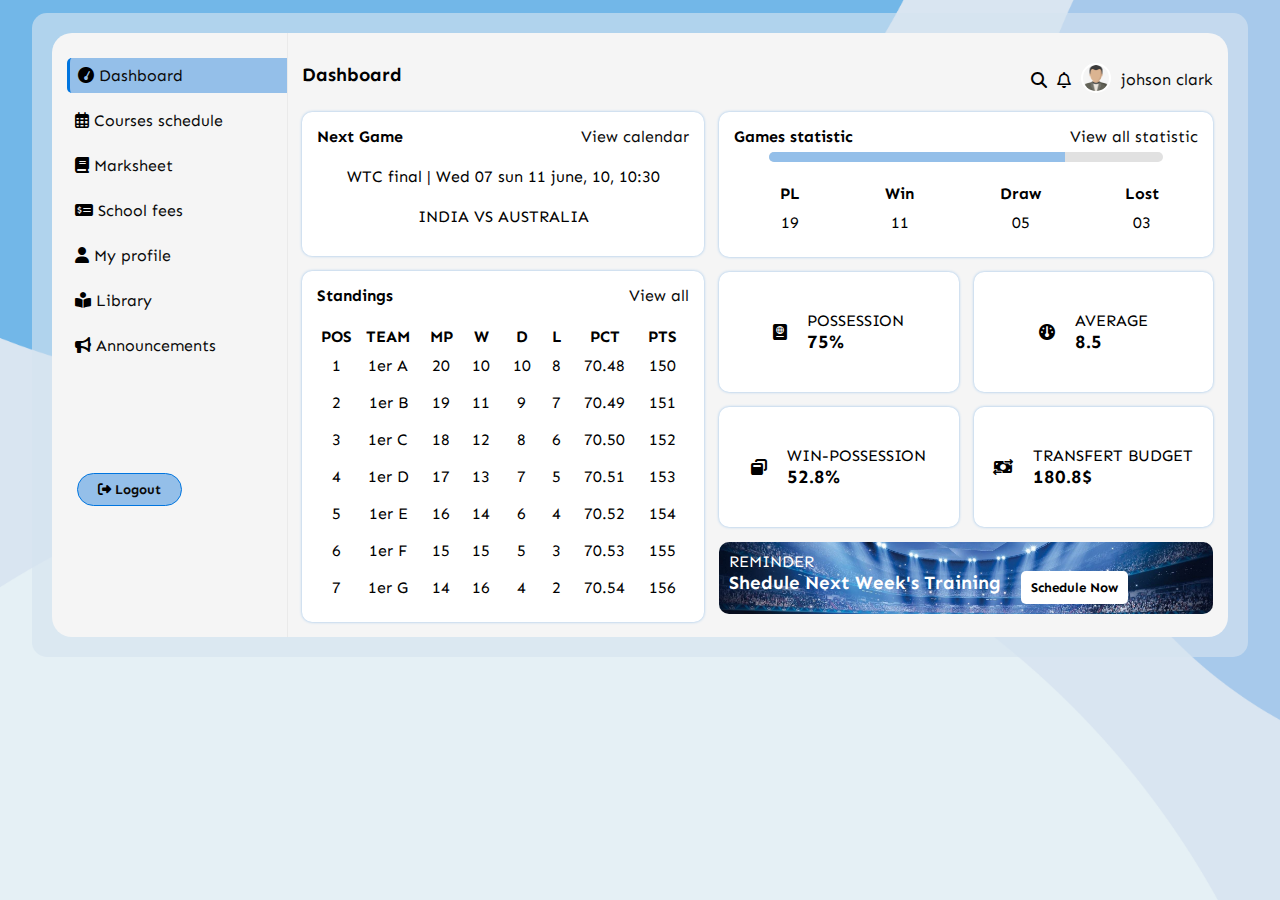
<file: index.html>
<!DOCTYPE html>
    <html lang="en">
    <head>
        <meta charset="UTF-8">
        <meta http-equiv="X-UA-Compatible" content="IE=edge">
        <meta name="apple-mobile-web-app-capable" content="yes"> 
        <link rel="preconnect" href="https://fonts.gstatic.com" crossorigin>
        <link rel="stylesheet" href="https://cdnjs.cloudflare.com/ajax/libs/font-awesome/6.4.0/css/all.min.css">
        <link href="https://fonts.googleapis.com/css2?family=Sen&display=swap" rel="stylesheet">
        <meta name="viewport" content="width=device-width, initial-scale=1.0">
        <link rel="stylesheet" href="css/index.css">
        <link rel="preconnect" href="https://fonts.googleapis.com">
        <title>Admin interface</title>
    </head>
    <body>
        <div class="nav_bar">
           <i class="fa-solid fa-bars log"></i></p>
            <nav class="links_nav">
                <div class="dashboard">
                    <i class="fa-solid fa-gauge-simple-high"></i>
                    <a href="#">Dashboard</a>
                </div>
                <div>
                    <i class="fa-regular fa-calendar-days"></i>
                    <a href="#">Courses schedule</a>
                </div>
                <div>
                    <i class="fa-solid fa-book"></i>
                    <a href="#">Marksheet</a>
                </div>
                <div>
                    <i class="fa-solid fa-money-check-dollar"></i>
                    <a href="#">School fees</a>
                </div>
                <div>
                    <i class="fa-solid fa-user"></i>
                    <a href="#">My profile</a>
                </div>
                <div>
                    <i class="fa-sharp fa-solid fa-book-open-reader"></i>
                    <a href="#">Library</a>
                </div>
                <div>
                    <i class="fa-solid fa-bullhorn"></i>
                    <a href="#">Announcements</a>
                </div>
                <button class="btn1">
                    <i class="fa-solid fa-right-from-bracket"></i>
                    <a class="link_logout" href="#">Logout</a>
                </button>
            </nav>
        </div>
        <section>
            <div class="bloc-container-all">
                <div class="bloc-nav">
                    <nav>
                        <div class="dashboard">
                            <i class="fa-solid fa-gauge-simple-high"></i>
                            <a href="#">Dashboard</a>
                        </div>
                        <div>
                            <i class="fa-regular fa-calendar-days"></i>
                            <a href="#">Courses schedule</a>
                        </div>
                        <div>
                            <i class="fa-solid fa-book"></i>
                            <a href="#">Marksheet</a>
                        </div>
                        <div>
                            <i class="fa-solid fa-money-check-dollar"></i>
                            <a href="#">School fees</a>
                        </div>
                        <div>
                            <i class="fa-solid fa-user"></i>
                            <a href="#">My profile</a>
                        </div>
                        <div>
                            <i class="fa-sharp fa-solid fa-book-open-reader"></i>
                            <a href="#">Library</a>
                        </div>
                        <div>
                            <i class="fa-solid fa-bullhorn"></i>
                            <a href="#">Announcements</a>
                        </div>
                        <button class="btn1">
                            <i class="fa-solid fa-right-from-bracket"></i>
                            <a class="link_logout" href="#">Logout</a>
                        </button>
                    </nav>
                </div>
                <div class="bloc_user">
                    <div class="bloc_display">
                        <div class="bloc_menu">
                            <h3>Dashboard</h3>
                        </div>
                        <div class="user_profile">
                            <i class="fa-solid fa-magnifying-glass"></i>
                            <i class="fa-sharp fa-regular fa-bell"></i>
                            <p class="user-icon"><img src="Images/user.png" alt="user"></p>
                            <a href="##">johson clark</a>
                        </div>
                    </div>
                    <div class="bloc-grid-template">
                        <div class="bloc_scroll">
                            <div class="bloc_inter">
                                <div class="inter1" style="padding-bottom: 30px;">
                                    <div class="next_level">
                                        <h4>Next Game</h4>
                                        <a href="###">View calendar</a>
                                    </div>
                                    <div>
                                        <p>WTC final | Wed 07 sun 11 june, 10, 10:30</p>
                                        <P>INDIA VS AUSTRALIA</P>
                                    </div>
                                </div>
                                <div class="tableau">
                                    <div class="tableau_p">
                                        <h4>Standings</h4>
                                        <a href="##">View all</a>
                                    </div>
                                    <table>
                                        <thead>
                                            <tr>
                                                <th>POS</th>
                                                <th>TEAM</th>
                                                <th>MP</th>
                                                <th>W</th>
                                                <th>D</th>
                                                <th>L</th>
                                                <th>PCT</th>
                                                <th>PTS</th> 
                                            </tr>
                                        </thead>
            
                                        <tbody>
                                            <tr>
                                                <td>1</td>
                                                <td>1er A</td>
                                                <td>20</td>
                                                <td>10</td>
                                                <td>10</td>
                                                <td>8</td>
                                                <td>70.48</td>
                                                <td>150</td>
                                            </tr>
                                            <tr>
                                                <td>2</td>
                                                <td>1er B</td>
                                                <td>19</td>
                                                <td>11</td>
                                                <td>9</td>
                                                <td>7</td>
                                                <td>70.49</td>
                                                <td>151</td>
                                            </tr>
                                            <tr>
                                                <td>3</td>
                                                <td>1er C</td>
                                                <td>18</td>
                                                <td>12</td>
                                                <td>8</td>
                                                <td>6</td>
                                                <td>70.50</td>
                                                <td>152</td>
                                            </tr>
                                            <tr>
                                                <td>4</td>
                                                <td>1er D</td>
                                                <td>17</td>
                                                <td>13</td>
                                                <td>7</td>
                                                <td>5</td>
                                                <td>70.51</td>
                                                <td>153</td>
                                            </tr>
                                            <tr>
                                                <td>5</td>
                                                <td>1er E</td>
                                                <td>16</td>
                                                <td>14</td>
                                                <td>6</td>
                                                <td>4</td>
                                                <td>70.52</td>
                                                <td>154</td>
                                            </tr>
                                            <tr>
                                                <td>6</td>
                                                <td>1er F</td>
                                                <td>15</td>
                                                <td>15</td>
                                                <td>5</td>
                                                <td>3</td>
                                                <td>70.53</td>
                                                <td>155</td>
                                            </tr>
                                            <tr>
                                                <td>7</td>
                                                <td>1er G</td>
                                                <td>14</td>
                                                <td>16</td>
                                                <td>4</td>
                                                <td>2</td>
                                                <td>70.54</td>
                                                <td>156</td>
                                            </tr>
                                        </tbody>
                                    </table> 
                                </div>
                            </div>
                            <div class="bloc-result">
                                <div class="bloc-result1">
                                    <div class="blocks">
                                        <div class="bloc-display-flex">
                                            <h4>Games statistic</h4>
                                            <a href="#">View all statistic</a>
                                        </div>
                                        <div>
                                            <div class="loading">
                                                <div class="statistic">
                                                  <div class="statistic_progress"></div>
                                                </div>
                                              </div>                                            
                                            <table>
                                                <thead>
                                                    <tr>
                                                        <th>PL</th>
                                                        <th>Win</th>
                                                        <th>Draw</th>
                                                        <th>Lost</th>
                                                    </tr>
                                                </thead>
                                                <tbody>
                                                    <tr>
                                                        <td>19</td>
                                                        <td>11</td>
                                                        <td>05</td>
                                                        <td>03</td>
                                                    </tr>
                                                </tbody>
                                            </table>
                                        </div>
                                    </div>
                                    <div class="second-child">
                                        <div class="possession">
                                            <i class="fa-sharp fa-solid fa-passport"></i>
                                            <div>
                                                <p>POSSESSION</p> 
                                                <h3>75%</h3>
                                            </div>
                                        </div>
                                        <div class="average">
                                            <i class="fa-solid fa-gauge"></i>
                                            <div>
                                                <p>AVERAGE</p>
                                                <h3>8.5</h3>
                                            </div>
                                        </div>
                                    </div>
                                    <div class="third-child">
                                        <div class="win-possession">
                                            <i class="fa-solid fa-window-restore"></i>
                                            <div>
                                                <p>WIN-POSSESSION</p>
                                                <h3>52.8%</h3>
                                            </div>
                                        </div>
                                        <div class="trafert-badget">
                                            <i class="fa-sharp fa-solid fa-money-bill-transfer"></i>
                                            <div>
                                                <p>TRANSFERT BUDGET</p>
                                                <h3>180.8$</h3>
                                            </div> 
                                        </div>
                                    </div>
                                    <div class="shedule-match">
                                        <p>REMINDER</p>
                                        <div>
                                            <h3>Shedule Next Week's Training</h3>
                                            <button class="btn2">Schedule Now</button>
                                        </div>
                                    </div>
                                </div>
                            </div>
                        </div>
                        
                    </div>
                </div>
            </div>  
        </section>
    </body>
    <script>
        const log = document.querySelector(".log")
        const linksNav = document.querySelector(".links_nav")
 
        log.addEventListener('click',()=>{
        linksNav.classList.toggle('mobile-menu')
        })
</script>
    </html>
</file>
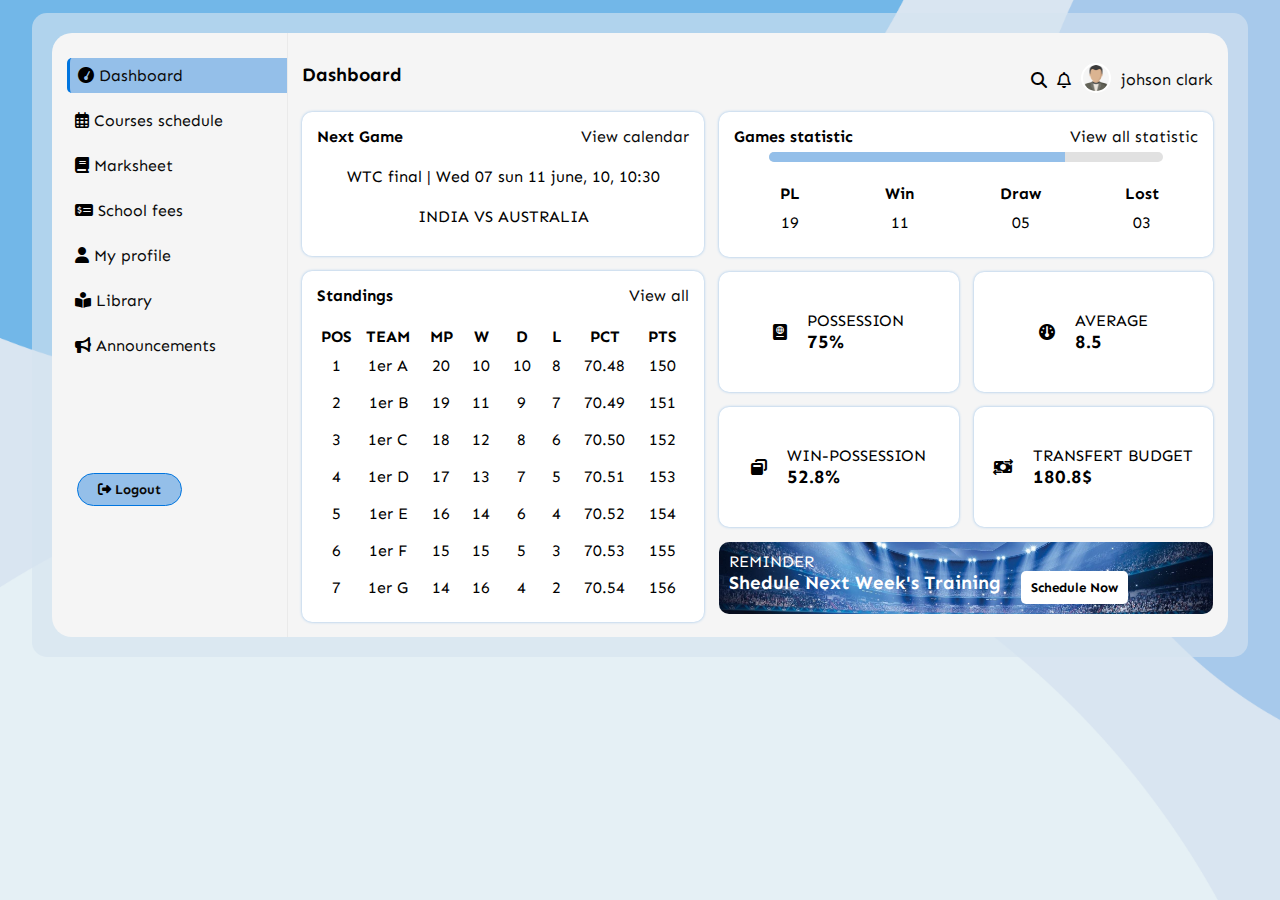
<file: interface.html>
<!DOCTYPE html>
    <html lang="en">
    <head>
        <meta charset="UTF-8">
        <meta http-equiv="X-UA-Compatible" content="IE=edge">
        <link rel="preconnect" href="https://fonts.gstatic.com" crossorigin>
        <link rel="stylesheet" href="https://cdnjs.cloudflare.com/ajax/libs/font-awesome/6.4.0/css/all.min.css">
        <link href="https://fonts.googleapis.com/css2?family=Sen&display=swap" rel="stylesheet">
        <meta name="viewport" content="width=device-width, initial-scale=1.0">
        <link rel="stylesheet" href="css/index.css">
        <link rel="preconnect" href="https://fonts.googleapis.com">
        <title>Admin interface</title>
    </head>
    <body>
        <div class="nav_bar">
           <i class="fa-solid fa-bars log"></i></p>
            <nav class="links_nav">
                <div class="dashboard">
                    <i class="fa-solid fa-gauge-simple-high"></i>
                    <a href="#">Dashboard</a>
                </div>
                <div>
                    <i class="fa-regular fa-calendar-days"></i>
                    <a href="#">Courses schedule</a>
                </div>
                <div>
                    <i class="fa-solid fa-book"></i>
                    <a href="#">Marksheet</a>
                </div>
                <div>
                    <i class="fa-solid fa-money-check-dollar"></i>
                    <a href="#">School fees</a>
                </div>
                <div>
                    <i class="fa-solid fa-user"></i>
                    <a href="#">My profile</a>
                </div>
                <div>
                    <i class="fa-sharp fa-solid fa-book-open-reader"></i>
                    <a href="#">Library</a>
                </div>
                <div>
                    <i class="fa-solid fa-bullhorn"></i>
                    <a href="#">Announcements</a>
                </div>
                <button class="btn1">
                    <i class="fa-solid fa-right-from-bracket"></i>
                    <a class="link_logout" href="#">Logout</a>
                </button>
            </nav>
        </div>
        <section>
            <div class="bloc-container-all">
                <div class="bloc-nav">
                    <nav>
                        <div class="dashboard">
                            <i class="fa-solid fa-gauge-simple-high"></i>
                            <a href="#">Dashboard</a>
                        </div>
                        <div>
                            <i class="fa-regular fa-calendar-days"></i>
                            <a href="#">Courses schedule</a>
                        </div>
                        <div>
                            <i class="fa-solid fa-book"></i>
                            <a href="#">Marksheet</a>
                        </div>
                        <div>
                            <i class="fa-solid fa-money-check-dollar"></i>
                            <a href="#">School fees</a>
                        </div>
                        <div>
                            <i class="fa-solid fa-user"></i>
                            <a href="#">My profile</a>
                        </div>
                        <div>
                            <i class="fa-sharp fa-solid fa-book-open-reader"></i>
                            <a href="#">Library</a>
                        </div>
                        <div>
                            <i class="fa-solid fa-bullhorn"></i>
                            <a href="#">Announcements</a>
                        </div>
                        <button class="btn1">
                            <i class="fa-solid fa-right-from-bracket"></i>
                            <a class="link_logout" href="#">Logout</a>
                        </button>
                    </nav>
                </div>
                <div class="bloc_user">
                    <div class="bloc_display">
                        <div class="bloc_menu">
                            <h3>Dashboard</h3>
                        </div>
                        <div class="user_profile">
                            <i class="fa-solid fa-magnifying-glass"></i>
                            <i class="fa-sharp fa-regular fa-bell"></i>
                            <p class="user-icon"><img src="Images/user.png" alt="user"></p>
                            <a href="##">johson clark</a>
                        </div>
                    </div>
                    <div class="bloc-grid-template">
                        <div class="bloc_scroll">
                            <div class="bloc_inter">
                                <div class="inter1" style="padding-bottom: 30px;">
                                    <div class="next_level">
                                        <h4>Next Game</h4>
                                        <a href="###">View calendar</a>
                                    </div>
                                    <div>
                                        <p>WTC final | Wed 07 sun 11 june, 10, 10:30</p>
                                        <P>INDIA VS AUSTRALIA</P>
                                    </div>
                                </div>
                                <div class="tableau">
                                    <div class="tableau_p">
                                        <h4>Standings</h4>
                                        <a href="##">View all</a>
                                    </div>
                                    <table>
                                        <thead>
                                            <tr>
                                                <th>POS</th>
                                                <th>TEAM</th>
                                                <th>MP</th>
                                                <th>W</th>
                                                <th>D</th>
                                                <th>L</th>
                                                <th>PCT</th>
                                                <th>PTS</th> 
                                            </tr>
                                        </thead>
            
                                        <tbody>
                                            <tr>
                                                <td>1</td>
                                                <td>1er A</td>
                                                <td>20</td>
                                                <td>10</td>
                                                <td>10</td>
                                                <td>8</td>
                                                <td>70.48</td>
                                                <td>150</td>
                                            </tr>
                                            <tr>
                                                <td>2</td>
                                                <td>1er B</td>
                                                <td>19</td>
                                                <td>11</td>
                                                <td>9</td>
                                                <td>7</td>
                                                <td>70.49</td>
                                                <td>151</td>
                                            </tr>
                                            <tr>
                                                <td>3</td>
                                                <td>1er C</td>
                                                <td>18</td>
                                                <td>12</td>
                                                <td>8</td>
                                                <td>6</td>
                                                <td>70.50</td>
                                                <td>152</td>
                                            </tr>
                                            <tr>
                                                <td>4</td>
                                                <td>1er D</td>
                                                <td>17</td>
                                                <td>13</td>
                                                <td>7</td>
                                                <td>5</td>
                                                <td>70.51</td>
                                                <td>153</td>
                                            </tr>
                                            <tr>
                                                <td>5</td>
                                                <td>1er E</td>
                                                <td>16</td>
                                                <td>14</td>
                                                <td>6</td>
                                                <td>4</td>
                                                <td>70.52</td>
                                                <td>154</td>
                                            </tr>
                                            <tr>
                                                <td>6</td>
                                                <td>1er F</td>
                                                <td>15</td>
                                                <td>15</td>
                                                <td>5</td>
                                                <td>3</td>
                                                <td>70.53</td>
                                                <td>155</td>
                                            </tr>
                                            <tr>
                                                <td>7</td>
                                                <td>1er G</td>
                                                <td>14</td>
                                                <td>16</td>
                                                <td>4</td>
                                                <td>2</td>
                                                <td>70.54</td>
                                                <td>156</td>
                                            </tr>
                                        </tbody>
                                    </table> 
                                </div>
                            </div>
                            <div class="bloc-result">
                                <div class="bloc-result1">
                                    <div class="blocks">
                                        <div class="bloc-display-flex">
                                            <h4>Games statistic</h4>
                                            <a href="#">View all statistic</a>
                                        </div>
                                        <div>
                                            <div class="loading">
                                                <div class="statistic">
                                                  <div class="statistic_progress"></div>
                                                </div>
                                              </div>                                            
                                            <table>
                                                <thead>
                                                    <tr>
                                                        <th>PL</th>
                                                        <th>Win</th>
                                                        <th>Draw</th>
                                                        <th>Lost</th>
                                                    </tr>
                                                </thead>
                                                <tbody>
                                                    <tr>
                                                        <td>19</td>
                                                        <td>11</td>
                                                        <td>05</td>
                                                        <td>03</td>
                                                    </tr>
                                                </tbody>
                                            </table>
                                        </div>
                                    </div>
                                    <div class="second-child">
                                        <div class="possession">
                                            <i class="fa-sharp fa-solid fa-passport"></i>
                                            <div>
                                                <p>POSSESSION</p> 
                                                <h3>75%</h3>
                                            </div>
                                        </div>
                                        <div class="average">
                                            <i class="fa-solid fa-gauge"></i>
                                            <div>
                                                <p>AVERAGE</p>
                                                <h3>8.5</h3>
                                            </div>
                                        </div>
                                    </div>
                                    <div class="third-child">
                                        <div class="win-possession">
                                            <i class="fa-solid fa-window-restore"></i>
                                            <div>
                                                <p>WIN-POSSESSION</p>
                                                <h3>52.8%</h3>
                                            </div>
                                        </div>
                                        <div class="trafert-badget">
                                            <i class="fa-sharp fa-solid fa-money-bill-transfer"></i>
                                            <div>
                                                <p>TRANSFERT BUDGET</p>
                                                <h3>180.8$</h3>
                                            </div> 
                                        </div>
                                    </div>
                                    <div class="shedule-match">
                                        <p>REMINDER</p>
                                        <div>
                                            <h3>Shedule Next Week's Training</h3>
                                            <button class="btn2">Schedule Now</button>
                                        </div>
                                    </div>
                                </div>
                            </div>
                        </div>
                        
                    </div>
                </div>
            </div>  
        </section>
    </body>
    <script>
        const log = document.querySelector(".log")
        const linksNav = document.querySelector(".links_nav")
 
        log.addEventListener('click',()=>{
        linksNav.classList.toggle('mobile-menu')
        })
</script>
    </html>
</file>
<file: css/index.css>
:root {
  --skyblue: #bcd9e7;
  --black: #0a0a0a;
  --white: #fff;
  --gray: #d6d6d6bd;
  --blending_blue: #0075df;
  --bluehover: #94bfe9;
  --principalcolor: #f5f5f5;
  --principalcoloropacity:#d4e2efa2;
}

body {
  width: 100%;
  display: flex;
  justify-content: center;
  align-items: center;
  background-color: var(--skyblue);
  font-family: "Sen", sans-serif;
  background-image: url(../../Images/background.png);
  background-size: cover;
  background-position: center;
  background-repeat: no-repeat;
}

.nav_bar {
  display: none;
}
.nav_bar .links_nav {
  position: absolute;
  margin-top: 75px;
  margin-left: -250px;
  transition: all 0.5s ease;
  background-color: var(--principalcolor);
  box-shadow: 0px 0px 3px 0px var(--bluehover);
  width: 200px;
  height: 100vh;
  display: block;
  z-index: 20;
}
.nav_bar .links_nav.mobile-menu {
  margin-left: 15px;
}

section {
  margin-top: 1%;
  border-radius: 15px;
  width: 95%;
  padding: 20px;
  background-color: var(--principalcoloropacity);
}

.bloc-container-all {
  display: grid;
  grid-template-columns: 20% auto;
  border-radius: 20px;
  background-color: var(--principalcolor);
}

.bloc-nav, .nav_bar {
  box-shadow: 0.5px 0 0 0 var(--gray);
  padding-left: 15px;
  padding-top: 25px;
}
.bloc-nav .dashboard, .bloc-nav div:hover, .nav_bar .dashboard, .nav_bar div:hover {
  background-color: var(--bluehover);
  border-left: 3px solid var(--blending_blue);
  border-top-left-radius: 5px;
  border-bottom-left-radius: 5px;
}
.bloc-nav div, .nav_bar div {
  padding: 8px;
  margin-bottom: 10px;
}
.bloc-nav div:hover, .nav_bar div:hover {
  transition: 0.5s;
}

.bloc_user {
  padding-top: 30px;
}
.bloc_user .bloc_display {
  display: flex;
  padding-left: 15px;
  padding-right: 15px;
  justify-content: space-between;
}
.bloc_user .user_profile {
  display: flex;
  flex-direction: row;
  align-items: center;
  gap: 10px;
  -webkit-gap: 10px;
}
.bloc_user img {
  border-radius: 50%;
  border: 2px solid var(--white);
  width: 30px;
}
.bloc_user .menu_icon {
  border-radius: 0;
  border: none;
  width: 25px;
  display: none;
}
.bloc_user .bloc_menu {
  display: flex;
}

.bloc-grid-template {
  display: grid;
  grid-template-columns: auto;
}

.bloc_inter .inter1, .bloc_inter .tableau {
  text-align: center;
  padding: 15px;
  background-color: var(--white);
  box-shadow: 0px 0px 3px 0px var(--bluehover);
  border-radius: 10px;
}
.bloc_inter .inter1 p, .bloc_inter .tableau p {
  margin-top: 21px;
}
.bloc_inter .next_level {
  display: flex;
  flex-direction: row;
  justify-content: space-between;
}

.loading {
  margin-top: 6px;
}
.loading .statistic {
  margin: auto;
  width: 85%;
  height: 10px;
  overflow: hidden;
  background-color: var(--gray);
  border-radius: 20px;
}
.loading .statistic_progress {
  width: 75%;
  height: 100%;
  background-color: var(--bluehover);
  animation: statistic 2s;
}
@keyframes statistic {
  0% {
    width: 0%;
  }
  100% {
    width: 75%;
  }
}

.tableau {
  margin-top: 15px;
}
.tableau .tableau_p {
  display: flex;
  flex-direction: row;
  justify-content: space-between;
}

table {
  width: 100%;
  margin-top: 20px;
}
table tbody th, table td {
  padding: 8px;
}

.blocks {
  text-align: center;
  padding: 15px;
  background-color: var(--white);
  box-shadow: 0px 0px 3px 0px var(--bluehover);
  border-radius: 10px;
}
.blocks .bloc-display-flex {
  display: flex;
  flex-direction: row;
  justify-content: space-between;
}

.bloc-result1 {
  display: grid;
  grid-template-columns: repeat(1, 1fr);
}

.second-child {
  display: grid;
  grid-template-columns: repeat(2, 1fr);
  gap: 15px;
  -webkit-gap: 15px;
}
.second-child :first-child {
  grid-row: span 10;
}
.second-child :last-child {
  grid-row: span 10;
}

.third-child {
  display: grid;
  grid-template-columns: repeat(2, 1fr);
  gap: 15px;
  -webkit-gap: 15px;
}
.third-child :first-child {
  grid-row: span 10;
}
.third-child :last-child {
  grid-row: span 10;
}

.possession, .average, .win-possession, .trafert-badget {
  display: flex;
  flex-direction: row;
  gap: 20px;
  -webkit-gap: 20px;
  align-items: center;
  justify-content: center;
  padding: 10px;
  background-color: var(--white);
  box-shadow: 0px 0px 3px 0px var(--bluehover);
  border-radius: 10px;
  margin-top: 15px;
}

.shedule-match {
  color: white;
  border-radius: 10px;
  padding: 10px;
  margin-top: 15px;
  background-image: url(../../Images/background_football.jpg);
  background-position: center;
  background-size: cover;
  background-repeat: no-repeat;
}
.shedule-match div {
  display: flex;
  flex-direction: row;
  gap: 20px;
  -webkit-gap: 20px;
}

.bloc_scroll {
  display: grid;
  grid-template-columns: auto auto;
  grid-gap: 15px;
  padding: 15px;
}

*,
::before,
::after {
  margin: 0;
  padding: 0;
  box-sizing: border-box;
}

a {
  color: var(--black);
  text-decoration: none;
  align-items: center;
}

h1 {
  color: var(--skyblue);
}

.btn1 {
  border: none;
  padding: 7px 20px;
  border-radius: 25px;
  font-weight: bolder;
  font-family: "Sen", sans-serif;
  border: 1px solid var(--blending_blue);
  background-color: var(--bluehover);
  margin-top: 100px;
  margin-left: 10px;
}
.btn1:hover {
  transition: 0.5s;
  border: 1px solid var(--blending_blue);
  background-color: var(--white);
}

.btn2 {
  font-weight: bolder;
  font-family: "Sen", sans-serif;
  padding: 5px;
  border-radius: 5px;
  border: none;
  padding: 8px 10px;
  background-color: var(--white);
}

@media (max-width: 1024px) {
  section {
    width: 98%;
  }
}
@media (max-width: 978px) {
  .bloc_menu h3 {
    display: none;
  }
  .bloc-nav {
    display: none;
  }
  .bloc-container-all {
    display: grid;
    grid-template-columns: inherit;
  }
  .nav_bar {
    display: block;
    position: absolute;
    top: 5px;
    left: 0;
  }
  .nav_bar .log {
    position: absolute;
    margin-left: 27px;
    margin-top: 25px;
    font-size: 1.5rem;
  }
  .nav_bar .links_nav {
    height: 79vh;
  }
}
@media screen and (max-width: 804px) {
  .bloc_scroll {
    grid-template-columns: auto;
    margin: auto;
    display: grid;
    overflow: auto;
    -webkit-overflow-scrolling: touch;
    height: 100vh;
    width: 100%;
    padding: 10px;
    padding-top: 2px;
  }
  .nav_bar .links_nav {
    top: 8px;
    position: absolute;
    height: 100vh;
  }
  .nav_bar .btn1 {
    margin-top: 150px;
  }
}/*# sourceMappingURL=index.css.map */
</file>
